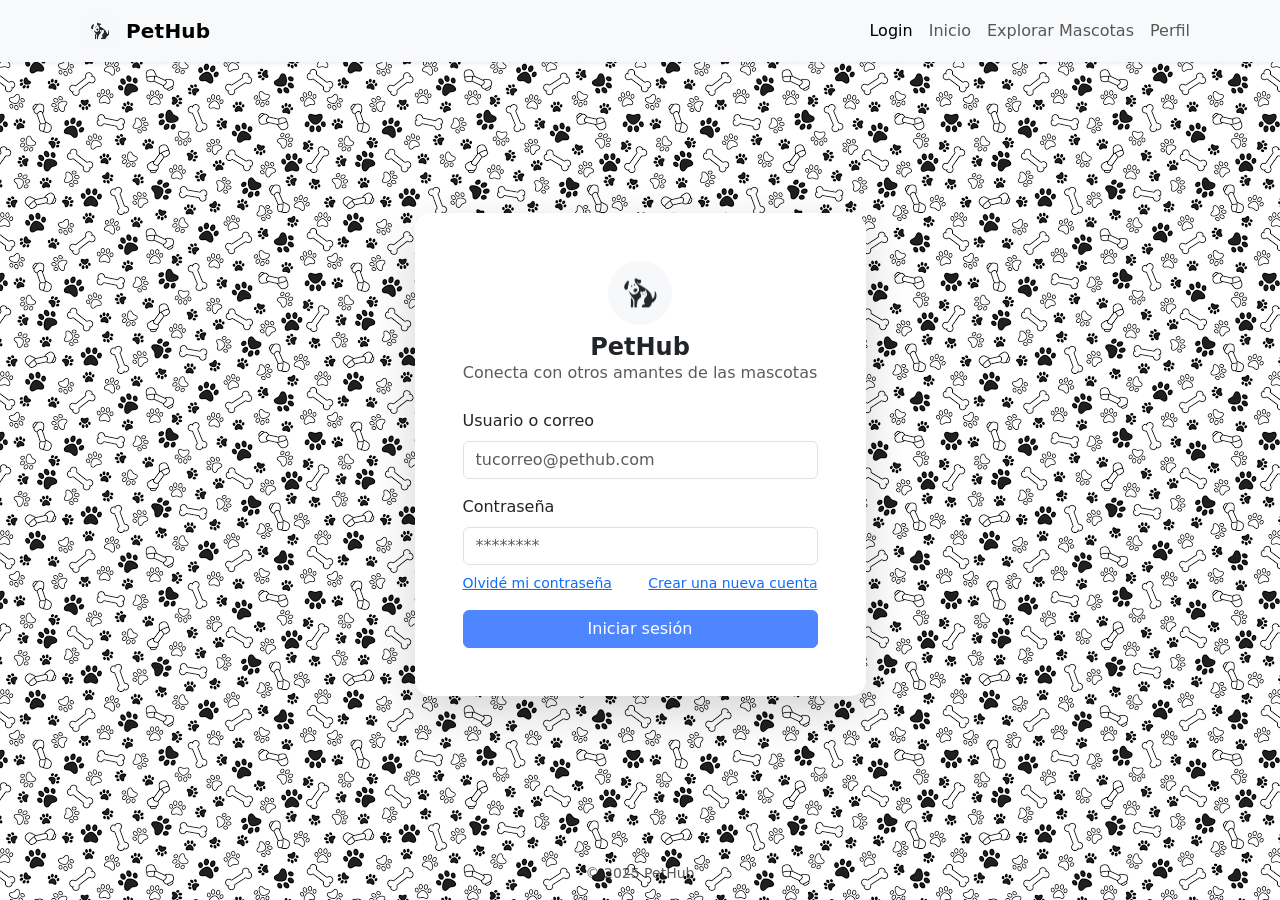
<file: index.html>
<!DOCTYPE html>
<html lang="en">
<head>
  <meta charset="UTF-8" />
  <meta name="viewport" content="width=device-width, initial-scale=1" />
  <title>PetHub | Login</title>
  <link href="https://cdn.jsdelivr.net/npm/bootstrap@5.3.3/dist/css/bootstrap.min.css" rel="stylesheet">
  <link rel="stylesheet" href="PetHub/static/style/estilo.css">
  <style>
    body{ background-image:url('PetHub/static/img/img/fondoWeb.png');}
  </style>
</head>
<body class="d-flex flex-column min-vh-100">

  <!-- Navbar -->
  
  <nav class="navbar navbar-expand-lg bg-light shadow-sm sticky-top">
    <div class="container">
      <a class="navbar-brand fw-bold d-flex align-items-center gap-2" href="#">
        <img src="PetHub/static/img/img/LogoPerroYGato.jpg" alt="PetHub" width="36" height="36" class="rounded-circle">
        PetHub
      </a>
      <button class="navbar-toggler" type="button" data-bs-toggle="collapse" data-bs-target="#nav" aria-controls="nav" aria-expanded="false" aria-label="Toggle navigation">
        <span class="navbar-toggler-icon"></span>
      </button>
      <div id="nav" class="collapse navbar-collapse">
        <ul class="navbar-nav ms-auto">
          <li class="nav-item"><a class="nav-link active" href="index.html">Login</a></li>
          <li class="nav-item"><a class="nav-link" href="home.html">Inicio</a></li>
          <li class="nav-item"><a class="nav-link" href="explorar.html">Explorar Mascotas</a></li>
          <li class="nav-item"><a class="nav-link" href="perfil.html">Perfil</a></li>
        </ul>
      </div>
    </div>
  </nav>

  <!-- Login -->
  
  <main class="flex-grow-1 d-flex align-items-center">
    <div class="container">
      <div class="row justify-content-center">
        <div class="col-12 col-sm-10 col-md-7 col-lg-5">
          <div class="card shadow-lg border-0 rounded-4">
            <div class="card-body p-4 p-md-5">
              <div class="text-center mb-4">
                <img src="PetHub/static/img/img/LogoPerroYGato.jpg" alt="logo PetHub" width="64" height="64" class="rounded-circle mb-2">
                <h1 class="h4 fw-bold mb-0">PetHub</h1>
                <p class="text-muted">Conecta con otros amantes de las mascotas</p>
              </div>

              <form onsubmit="event.preventDefault(); window.location.href='home.html';">
                
                <div class="mb-3">
                  <label for="usuario" class="form-label">Usuario o correo</label>
                  <input type="email" class="form-control" id="usuario" placeholder="tucorreo@pethub.com" required>
                </div>

                <div class="mb-2">
                  <label for="password" class="form-label">Contraseña</label>
                  <input type="password" class="form-control" id="password" placeholder="********" required>
                </div>
                
                <div class="d-flex justify-content-between mb-3">
                  <a href="#" class="small">Olvidé mi contraseña</a>
                  <a href="#" class="small">Crear una nueva cuenta</a>
                </div>
                
                <button class="btn btn-primary w-100" type="button" onclick="datosUsuarios()">Iniciar sesión</button>
              
              </form>
            </div>
          </div>
        </div>
      </div>
    </div>
  </main>

  <footer class="text-center py-3 small text-muted">© 2025 PetHub</footer>
  <script src="https://cdn.jsdelivr.net/npm/bootstrap@5.3.3/dist/js/bootstrap.bundle.min.js"></script>
  <script src="PetHub/static/js/script.js"></script>
</body>
</html>
</file>
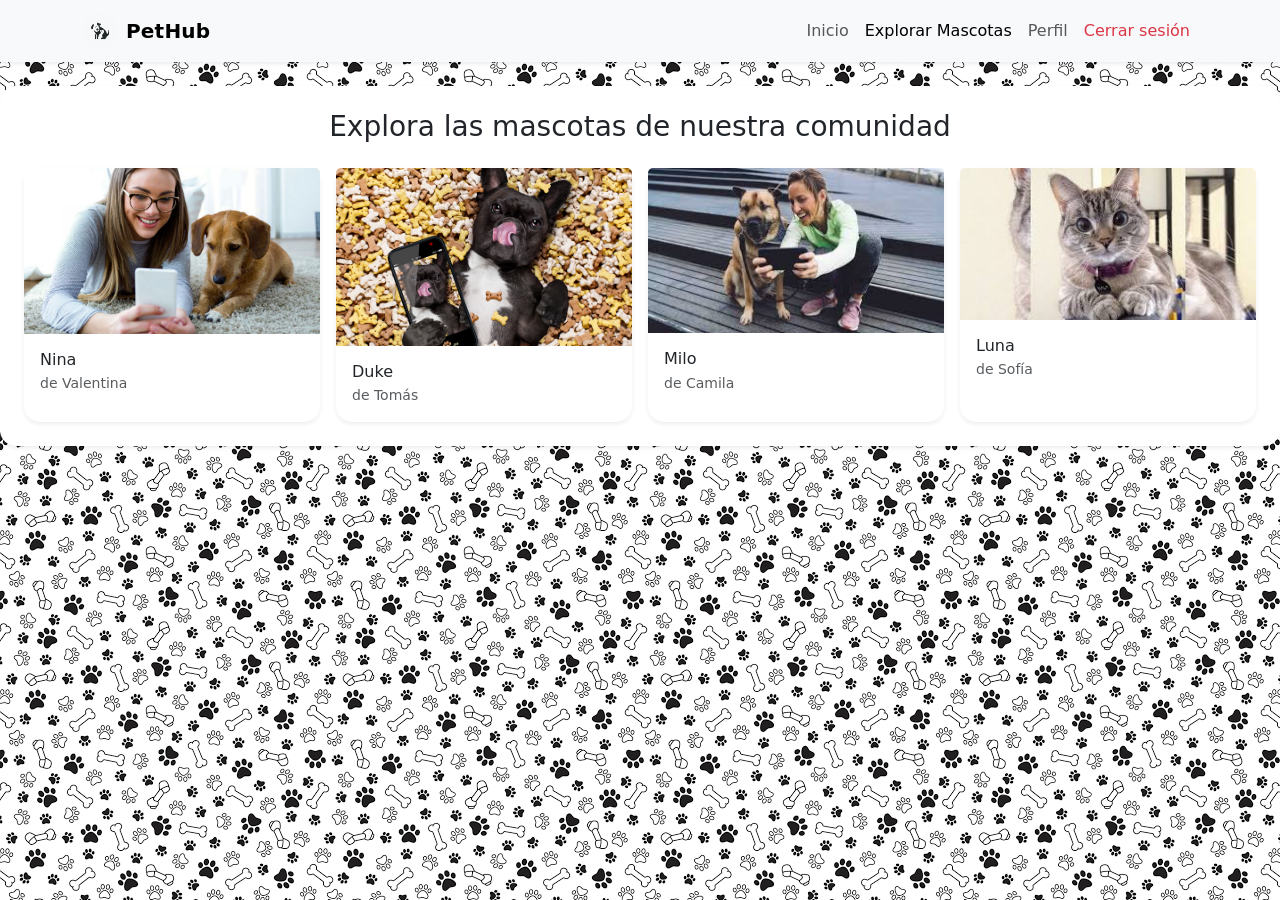
<file: explorar.html>
<!DOCTYPE html>
<html lang="en">
<head>
  <meta charset="UTF-8" />
  <meta name="viewport" content="width=device-width, initial-scale=1" />
  <title>PetHub | Explorar Mascotas</title>
  <link href="https://cdn.jsdelivr.net/npm/bootstrap@5.3.3/dist/css/bootstrap.min.css" rel="stylesheet">
  <link rel="stylesheet" href="PetHub/static/style/estilo.css">
  <style>
    body{ background-image:url('PetHub/static/img/img/fondoWeb.png');}
  </style>
</head>
<body>

  <!-- Navbar -->
  
  <nav class="navbar navbar-expand-lg bg-light shadow-sm sticky-top">
    <div class="container">
      <a class="navbar-brand fw-bold d-flex align-items-center gap-2" href="home.html">
        <img src="PetHub/static/img/img/LogoPerroYGato.jpg" alt="PetHub" width="36" height="36" class="rounded-circle">
        PetHub
      </a>
      <button class="navbar-toggler" type="button" data-bs-toggle="collapse" data-bs-target="#nav" aria-controls="nav" aria-expanded="false" aria-label="Toggle navigation">
        <span class="navbar-toggler-icon"></span>
      </button>
      <div id="nav" class="collapse navbar-collapse">
        <ul class="navbar-nav ms-auto">
          <li class="nav-item"><a class="nav-link" href="home.html">Inicio</a></li>
          <li class="nav-item"><a class="nav-link active" href="explorar.html">Explorar Mascotas</a></li>
          <li class="nav-item"><a class="nav-link" href="perfil.html">Perfil</a></li>
          <li class="nav-item"><a class="nav-link text-danger" href="index.html">Cerrar sesión</a></li>
        </ul>
      </div>
    </div>
  </nav>

  <main class="py-4">
    <div class="bg-white rounded-4 shadow-sm p-4 mb-4">
      <h1 class="h3 mb-4 text-center">Explora las mascotas de nuestra comunidad</h1>

      <div class="row g-3">
  
        <!-- 12 tarjetas responsivas usando grid de Bootstrap -->
        <!-- Reutilizamos 1.jpeg - 4.jpeg, 3.jpg, 2.jpg y un patrón de huellas (4.jpeg contiene un gato, lo usamos igual) -->
        
<div class="col-6 col-md-4 col-lg-3">
  <div class="card h-100 shadow-sm border-0 rounded-4">
    <img src="PetHub/static/img/img/3.jpg" class="card-img-top object-fit-cover" alt="Nina">
    <div class="card-body">
      <h6 class="card-title mb-1">Nina</h6>
      <p class="card-text small text-muted mb-0">de Valentina</p>
    </div>
  </div>
</div>

<div class="col-6 col-md-4 col-lg-3">
  <div class="card h-100 shadow-sm border-0 rounded-4">
    <img src="PetHub/static/img/img/2.jpg" class="card-img-top object-fit-cover" alt="Duke">
    <div class="card-body">
      <h6 class="card-title mb-1">Duke</h6>
      <p class="card-text small text-muted mb-0">de Tomás</p>
    </div>
  </div>
</div>

<div class="col-6 col-md-4 col-lg-3">
  <div class="card h-100 shadow-sm border-0 rounded-4">
    <img src="PetHub/static/img/img/1.jpeg" class="card-img-top object-fit-cover" alt="Milo">
    <div class="card-body">
      <h6 class="card-title mb-1">Milo</h6>
      <p class="card-text small text-muted mb-0">de Camila</p>
    </div>
  </div>
</div>

<div class="col-6 col-md-4 col-lg-3">
  <div class="card h-100 shadow-sm border-0 rounded-4">
    <img src="PetHub/static/img/img/4.jpeg" class="card-img-top object-fit-cover" alt="Luna">
    <div class="card-body">
      <h6 class="card-title mb-1">Luna</h6>
      <p class="card-text small text-muted mb-0">de Sofía</p>
    </div>
  </div>
</div>
  </main>

  <script src="https://cdn.jsdelivr.net/npm/bootstrap@5.3.3/dist/js/bootstrap.bundle.min.js"></script>
</body>
</html>
</file>
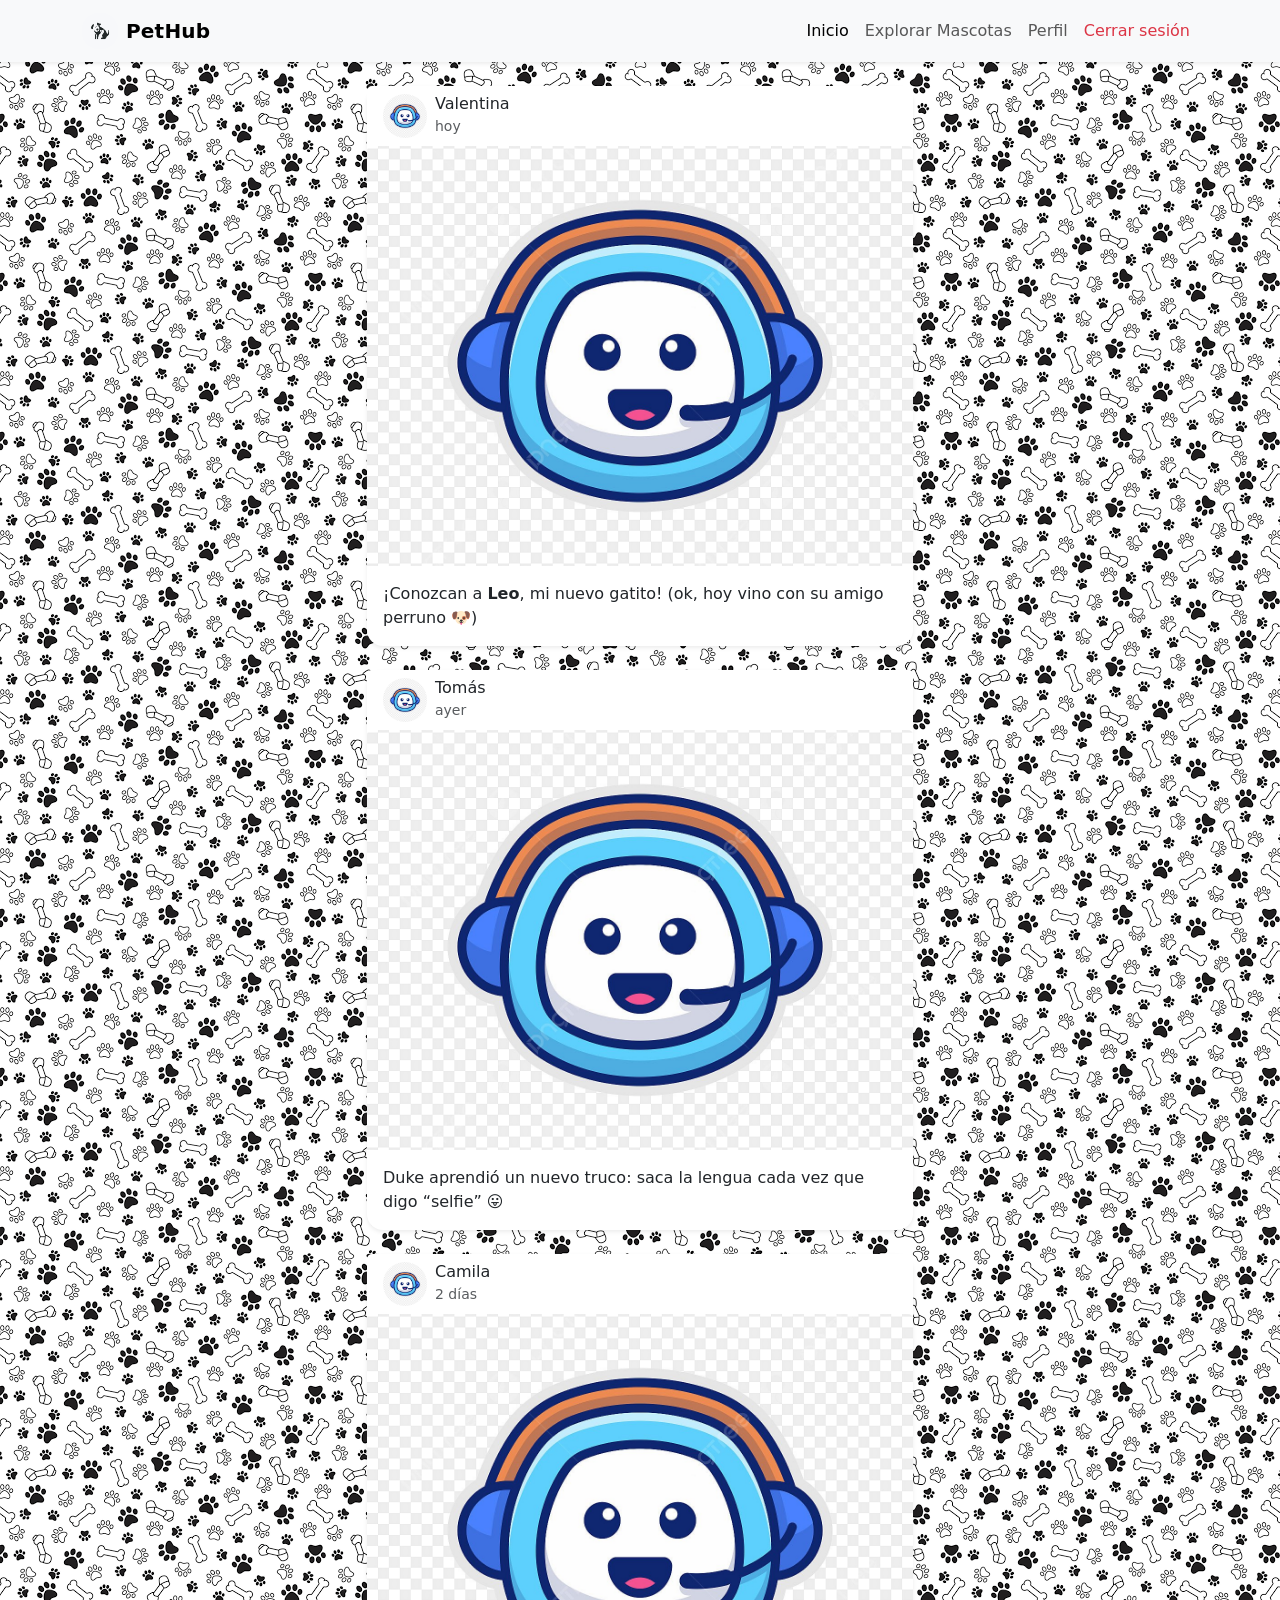
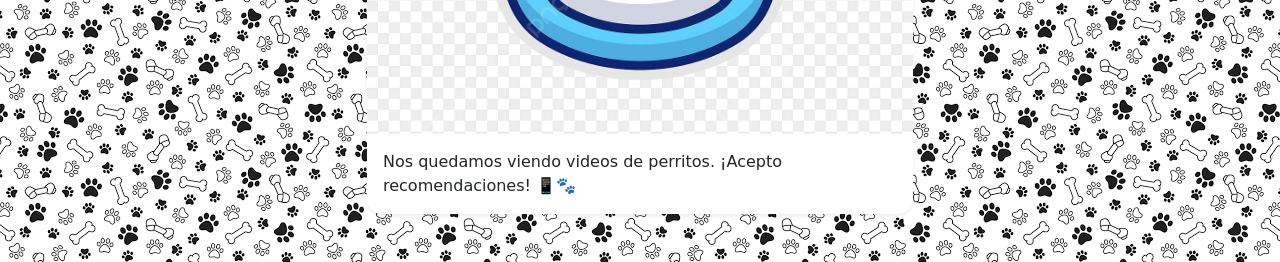
<file: home.html>
<!DOCTYPE html>
<html lang="en">
<head>
  <meta charset="UTF-8" />
  <meta name="viewport" content="width=device-width, initial-scale=1" />
  <title>PetHub | Inicio</title>
  <link href="https://cdn.jsdelivr.net/npm/bootstrap@5.3.3/dist/css/bootstrap.min.css" rel="stylesheet">
  <link rel="stylesheet" href="PetHub/static/style/estilo.css">
  <style>
    body{ background-image:url('PetHub/static/img/img/fondoWeb.png');}
  </style>
</head>
<body>

  <!-- Navbar -->
  
  <nav class="navbar navbar-expand-lg bg-light shadow-sm sticky-top">
    <div class="container">
      <a class="navbar-brand fw-bold d-flex align-items-center gap-2" href="home.html">
        <img src="PetHub/static/img/img/LogoPerroYGato.jpg" alt="PetHub" width="36" height="36" class="rounded-circle">
        PetHub
      </a>
      <button class="navbar-toggler" type="button" data-bs-toggle="collapse" data-bs-target="#nav" aria-controls="nav" aria-expanded="false" aria-label="Toggle navigation">
        <span class="navbar-toggler-icon"></span>
      </button>
      <div id="nav" class="collapse navbar-collapse">
        <ul class="navbar-nav ms-auto">
          <li class="nav-item"><a class="nav-link active" href="home.html">Inicio</a></li>
          <li class="nav-item"><a class="nav-link" href="explorar.html">Explorar Mascotas</a></li>
          <li class="nav-item"><a class="nav-link" href="perfil.html">Perfil</a></li>
          <li class="nav-item"><a class="nav-link text-danger" href="index.html">Cerrar sesión</a></li>
        </ul>
      </div>
    </div>
  </nav>

  <!-- Feed (tarjeta de ejemplo) -->
  
  <main class="py-4">
    <div class="container">
      <div class="row justify-content-center">
        <div class="col-12 col-md-8 col-lg-6">
          <!-- Post 1 -->
          <article class="card shadow-sm mb-4 border-0 rounded-4">
            <div class="card-header bg-white border-0 d-flex align-items-center gap-2">
              <img src="PetHub/static/img/img/LogoRobot.jpg" class="rounded-circle" alt="avatar" width="44" height="44">
              <div>
                <h6 class="mb-0">Valentina</h6>
                <small class="text-muted">hoy</small>
              </div>
            </div>
            <img src="PetHub/static/img/img/LogoRobot.jpg" class="card-img-top object-fit-cover" alt="Perro y dueña sonriendo">
            <div class="card-body">
              <p class="mb-0">¡Conozcan a <strong>Leo</strong>, mi nuevo gatito! (ok, hoy vino con su amigo perruno 🐶)</p>
            </div>
          </article>

          <!-- Post 2 -->
          <article class="card shadow-sm mb-4 border-0 rounded-4">
            <div class="card-header bg-white border-0 d-flex align-items-center gap-2">
              <img src="PetHub/static/img/img/LogoRobot.jpg" class="rounded-circle" alt="avatar" width="44" height="44">
              <div>
                <h6 class="mb-0">Tomás</h6>
                <small class="text-muted">ayer</small>
              </div>
            </div>
            <img src="PetHub/static/img/img/LogoRobot.jpg" class="card-img-top object-fit-cover" alt="Bulldog francés con galletas">
            <div class="card-body">
              <p class="mb-0">Duke aprendió un nuevo truco: saca la lengua cada vez que digo “selfie” 😛</p>
            </div>
          </article>

          <!-- Post 3 -->
          <article class="card shadow-sm mb-4 border-0 rounded-4">
            <div class="card-header bg-white border-0 d-flex align-items-center gap-2">
              <img src="PetHub/static/img/img/LogoRobot.jpg" class="rounded-circle" alt="avatar" width="44" height="44">
              <div>
                <h6 class="mb-0">Camila</h6>
                <small class="text-muted">2 días</small>  
              </div>
            </div>
            <img src="PetHub/static/img/img/LogoRobot.jpg" class="card-img-top object-fit-cover" alt="Dueña con perro mirando celular">
            <div class="card-body">
              <p class="mb-0">Nos quedamos viendo videos de perritos. ¡Acepto recomendaciones! 📱🐾</p>
            </div>
          </article>
        </div>
      </div>
    </div>
  </main>

  <script src="https://cdn.jsdelivr.net/npm/bootstrap@5.3.3/dist/js/bootstrap.bundle.min.js"></script>
</body>
</html>
</file>
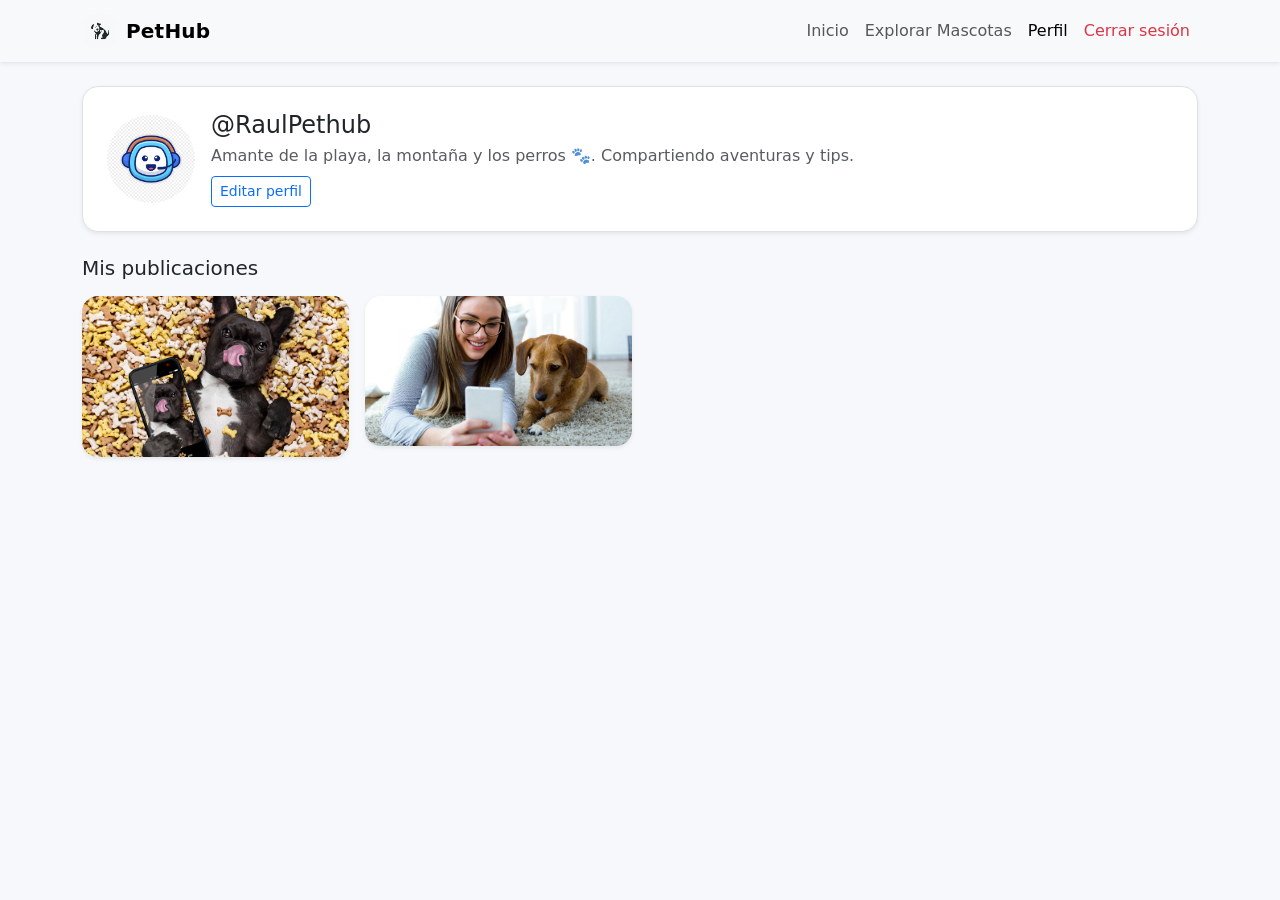
<file: perfil.html>
<!DOCTYPE html>
<html lang="en">
<head>
  <meta charset="UTF-8" />
  <meta name="viewport" content="width=device-width, initial-scale=1" />
  <title>PetHub | Perfil</title>
  <link href="https://cdn.jsdelivr.net/npm/bootstrap@5.3.3/dist/css/bootstrap.min.css" rel="stylesheet">
  <link rel="stylesheet" href="PetHub/static/style/estilo.css">
</head>
<body>

  <!-- Navbar -->
  
  <nav class="navbar navbar-expand-lg bg-light shadow-sm sticky-top">
    <div class="container">
      <a class="navbar-brand fw-bold d-flex align-items-center gap-2" href="home.html">
        <img src="PetHub/static/img/img/LogoPerroYGato.jpg" alt="PetHub" width="36" height="36" class="rounded-circle">
        PetHub
      </a>
      <button class="navbar-toggler" type="button" data-bs-toggle="collapse" data-bs-target="#nav" aria-controls="nav" aria-expanded="false" aria-label="Toggle navigation">
        <span class="navbar-toggler-icon"></span>
      </button>
      <div id="nav" class="collapse navbar-collapse">
        <ul class="navbar-nav ms-auto">
          <li class="nav-item"><a class="nav-link" href="home.html">Inicio</a></li>
          <li class="nav-item"><a class="nav-link" href="explorar.html">Explorar Mascotas</a></li>
          <li class="nav-item"><a class="nav-link active" href="perfil.html">Perfil</a></li>
          <li class="nav-item"><a class="nav-link text-danger" href="index.html">Cerrar sesión</a></li> </ul>
      </div>
    </div>
  </nav>

  <main class="py-4">
    <div class="container">
  
      <!-- Encabezado del perfil -->
  
      <section class="bg-white border rounded-4 shadow-sm p-4 mb-4">
        <div class="d-flex align-items-center gap-3">
          <img src="PetHub/static/img/img/LogoRobot.jpg" class="rounded-circle object-fit-cover" alt="avatar" width="88" height="88">
          <div>
            <h2 class="h4 mb-1">@RaulPethub</h2>
            <p class="text-muted mb-2">Amante de la playa, la montaña y los perros 🐾. Compartiendo aventuras y tips.</p>
            <button class="btn btn-outline-primary btn-sm">Editar perfil</button>
          </div>
        </div>
      </section>

      <!-- Galería del usuario -->
  
      <section>
        <h3 class="h5 mb-3">Mis publicaciones</h3>
        <div class="row g-3">
          <div class="col-6 col-md-4 col-lg-3"><img src="PetHub/static/img/img/2.jpg" class="img-fluid rounded-4 shadow-sm" alt="foto 1"></div>
          <div class="col-6 col-md-4 col-lg-3"><img src="PetHub/static/img/img/3.jpg" class="img-fluid rounded-4 shadow-sm" alt="foto 2"></div>
        </div>
      </section>
    </div>
  </main>

  <script src="https://cdn.jsdelivr.net/npm/bootstrap@5.3.3/dist/js/bootstrap.bundle.min.js"></script>
</body>
</html>
</file>
<file: PetHub/static/style/estilo.css>
/* PetHub estilos mínimos */
:root{
  --pethub-primary:#4E86FF;
}
body{
  background-color:#f6f8fb;
}
.navbar-brand{ letter-spacing:.2px; }
.card img.object-fit-cover{ max-height:420px; }
.rounded-4{ border-radius:1rem !important; }

/* Login card color detail */
.card .btn-primary{
  background-color: var(--pethub-primary);
  border-color: var(--pethub-primary);
}
.card .btn-primary:hover{
  filter:brightness(.95);
}
</file>
